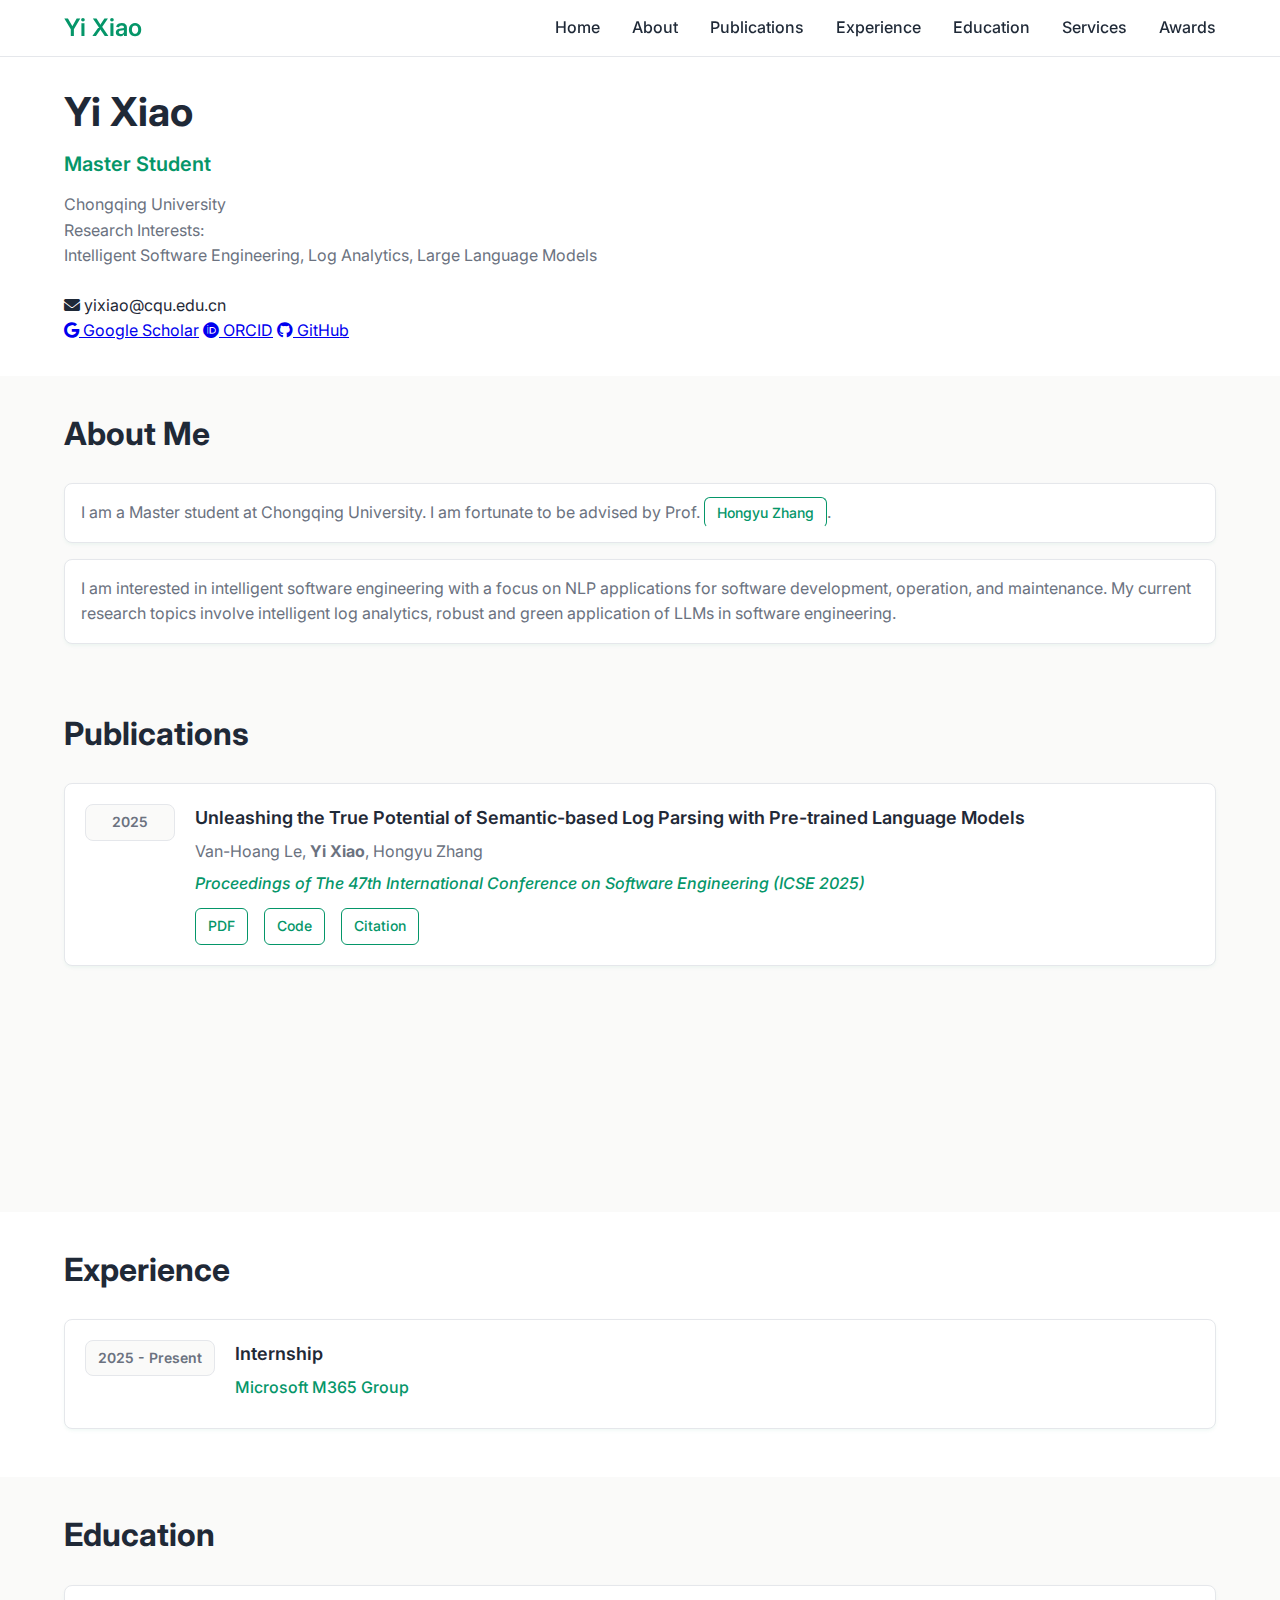
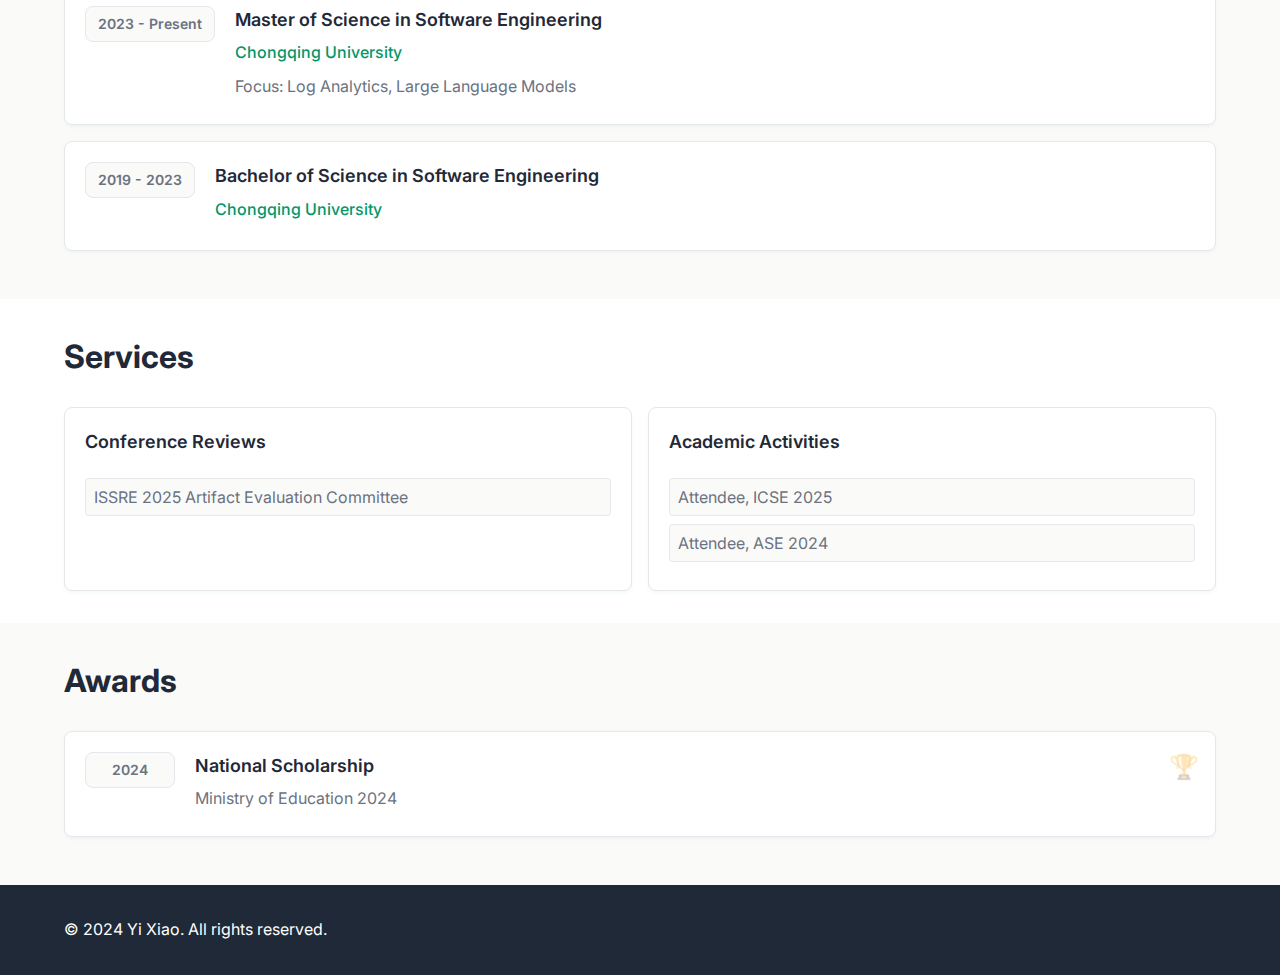
<file: index.html>
<!DOCTYPE html>
<html lang="en">
<head>
    <meta charset="UTF-8">
    <meta name="viewport" content="width=device-width, initial-scale=1.0">
    <title>Yi Xiao - Academic Homepage</title>
    <link rel="stylesheet" href="styles.css">
    <link href="https://cdnjs.cloudflare.com/ajax/libs/font-awesome/6.0.0/css/all.min.css" rel="stylesheet">
    <link href="https://fonts.googleapis.com/css2?family=Inter:wght@300;400;500;600;700&display=swap" rel="stylesheet">
</head>
<body>
    <!-- Navigation -->
    <nav class="navbar">
        <div class="nav-container">
            <div class="nav-logo">
                <h2>Yi Xiao</h2>
            </div>
            <div class="nav-menu" id="nav-menu">
                <a href="#home" class="nav-link">Home</a>
                <a href="#about" class="nav-link">About</a>
                <a href="#publications" class="nav-link">Publications</a>
                <a href="#experience" class="nav-link">Experience</a>
                <a href="#education" class="nav-link">Education</a>
                <a href="#services" class="nav-link">Services</a>
                <a href="#awards" class="nav-link">Awards</a>
            </div>
            <div class="nav-toggle" id="mobile-menu">
                <span class="bar"></span>
                <span class="bar"></span>
                <span class="bar"></span>
            </div>
        </div>
    </nav>

    <!-- Home Section -->
    <section id="home" class="hero">
        <div class="hero-container">
            <div class="hero-content">
                <div class="hero-text">
                    <h1 class="hero-title">Yi Xiao</h1>
                    <h2 class="hero-subtitle">Master Student</h2>
                    <p class="hero-description">
                        Chongqing University<br>
                        Research Interests:<br>
                        Intelligent Software Engineering, Log Analytics, Large Language Models
                    </p>
                    <div class="hero-contact">
                        <p class="contact-line">
                            <i class="fas fa-envelope"></i> yixiao@cqu.edu.cn
                        <!-- </p>
                        <p class="contact-line">
                            <i class="fas fa-map-marker-alt"></i> Chongqing University
                        </p> -->
                        <div class="academic-links">
                            <a href="#" class="academic-link"><i class="fab fa-google"></i> Google Scholar</a>
                            <a href="#" class="academic-link"><i class="fab fa-orcid"></i> ORCID</a>
                            <a href="#" class="academic-link"><i class="fab fa-github"></i> GitHub</a>
                            <!-- <a href="#" class="academic-link"><i class="fab fa-linkedin"></i> LinkedIn</a> -->
                        </div>
                    </div>
                </div>
                <!-- <div class="hero-image">
                    <img src="profile.jpg" alt="Yi Xiao Photo" class="profile-img">
                </div> -->
            </div>
        </div>
    </section>

    <!-- About Me Section -->
    <section id="about" class="about">
        <div class="container">
            <h2 class="section-title">About Me</h2>
            <div class="about-content">
                <div class="about-text">
                    <p>
                        I am a Master student at Chongqing University. I am fortunate to be advised by Prof. <a href="https://sites.google.com/site/hongyujohn/" class="pub-link">Hongyu Zhang</a>.
                    </p>
                    <p>
                        I am interested in intelligent software engineering with a focus on NLP applications for software development,
                        operation, and maintenance. My current research topics involve intelligent log analytics, robust and green
                        application of LLMs in software engineering.
                    </p>
                </div>
            </div>
        </div>
    </section>

    <!-- Publications Section -->
    <section id="publications" class="publications">
        <div class="container">
            <h2 class="section-title">Publications</h2>
            <div class="publications-list">
                <div class="publication-item">
                    <div class="pub-year">2025</div>
                    <div class="pub-content">
                        <h4 class="pub-title">Unleashing the True Potential of Semantic-based Log Parsing with Pre-trained Language Models</h4>
                        <p class="pub-authors">Van-Hoang Le, <strong>Yi Xiao</strong>, Hongyu Zhang</p>
                        <p class="pub-venue">Proceedings of The 47th International Conference on Software Engineering (ICSE 2025)</p>
                        <div class="pub-links">
                            <a href="#" class="pub-link">PDF</a>
                            <a href="#" class="pub-link">Code</a>
                            <a href="#" class="pub-link">Citation</a>
                        </div>
                    </div>
                </div>
                
                <div class="publication-item">
                    <div class="pub-year">2024</div>
                    <div class="pub-content">
                        <h4 class="pub-title">Demonstration-Free: Towards More Practical Log Parsing with Large Language Models</h4>
                        <p class="pub-authors"><strong>Yi Xiao</strong>, Van-Hoang Le, Hongyu Zhang</p>
                        <p class="pub-venue">Proceedings of the 39th IEEE/ACM International Conference on Automated Software Engineering (ASE 2024)</p>
                        <div class="pub-links">
                            <a href="#" class="pub-link">PDF</a>
                            <a href="#" class="pub-link">Data</a>
                            <a href="#" class="pub-link">Citation</a>
                        </div>
                    </div>
                </div>
                
                <!-- <div class="publication-item">
                    <div class="pub-year">2023</div>
                    <div class="pub-content">
                        <h4 class="pub-title">Attention Mechanisms in Deep Neural Networks</h4>
                        <p class="pub-authors"><strong>Yi Xiao</strong>, Collaborator 1</p>
                        <p class="pub-venue">IEEE Transactions on Pattern Analysis and Machine Intelligence</p>
                        <div class="pub-links">
                            <a href="#" class="pub-link">PDF</a>
                            <a href="#" class="pub-link">Code</a>
                            <a href="#" class="pub-link">Citation</a>
                        </div>
                    </div>
                </div> -->
            </div>
            <!-- <div class="view-all">
                <a href="#" class="btn btn-outline">View All Publications</a>
            </div> -->
        </div>
    </section>

    <!-- Experience Section -->
    <section id="experience" class="experience">
        <div class="container">
            <h2 class="section-title">Experience</h2>
            <div class="experience-list">
                <div class="experience-item">
                    <div class="exp-period">2025 - Present</div>
                    <div class="exp-content">
                        <h3>Internship</h3>
                        <h4>Microsoft M365 Group</h4>
                        <!-- <p>Working on computer vision and machine learning projects under Professor XX. Responsibilities include conducting research, implementing algorithms, and publishing papers.</p> -->
                    </div>
                </div>
                
                <!-- <div class="experience-item">
                    <div class="exp-period">Summer 2023</div>
                    <div class="exp-content">
                        <h3>Research Intern</h3>
                        <h4>Tech Company AI Research Division</h4>
                        <p>Developed machine learning models for computer vision applications. Collaborated with senior researchers on cutting-edge AI projects.</p>
                    </div>
                </div>
                
                <div class="experience-item">
                    <div class="exp-period">2022 - 2023</div>
                    <div class="exp-content">
                        <h3>Teaching Assistant</h3>
                        <h4>Department of Computer Science, University of XX</h4>
                        <p>Assisted in teaching undergraduate courses including Machine Learning Fundamentals and Data Structures. Conducted lab sessions and graded assignments.</p>
                    </div>
                </div> -->
            </div>
        </div>
    </section>

    <!-- Education Section -->
    <section id="education" class="education-section">
        <div class="container">
            <h2 class="section-title">Education</h2>
            <div class="education-list">
                <div class="education-item">
                    <div class="edu-period">2023 - Present</div>
                    <div class="edu-content">
                        <h3>Master of Science in Software Engineering</h3>
                        <h4>Chongqing University</h4>
                        <p>Focus: Log Analytics, Large Language Models</p>
                        <!-- <p>GPA: 3.9/4.0</p> -->
                    </div>
                </div>
                
                <div class="education-item">
                    <div class="edu-period">2019 - 2023</div>
                    <div class="edu-content">
                        <h3>Bachelor of Science in Software Engineering</h3>
                        <h4>Chongqing University</h4>
                        <!-- <p>Magna Cum Laude, Phi Beta Kappa</p> -->
                        <!-- <p>GPA: 3.8/4.0</p> -->
                    </div>
                </div>
            </div>
        </div>
    </section>

    <!-- Services Section -->
    <section id="services" class="services">
        <div class="container">
            <h2 class="section-title">Services</h2>
            <div class="services-content">
                <div class="service-category">
                    <h3>Conference Reviews</h3>
                    <ul>
                        <li>ISSRE 2025 Artifact Evaluation Committee</li>
                        <!-- <li>Conference on Neural Information Processing Systems (NeurIPS) 2024</li>
                        <li>International Conference on Learning Representations (ICLR) 2024</li> -->
                    </ul>
                </div>
                
                <!-- <div class="service-category">
                    <h3>Journal Reviews</h3>
                    <ul>
                        <li>IEEE Transactions on Pattern Analysis and Machine Intelligence</li>
                        <li>Journal of Machine Learning Research</li>
                        <li>Computer Vision and Image Understanding</li>
                    </ul>
                </div> -->
                
                <div class="service-category">
                    <h3>Academic Activities</h3>
                    <ul>
                        <li>Attendee, ICSE 2025</li>
                        <li>Attendee, ASE 2024</li>
                        <!-- <li>Member, Computer Science Graduate Student Association</li> -->
                    </ul>
                </div>
            </div>
        </div>
    </section>

    <!-- Awards Section -->
    <section id="awards" class="awards">
        <div class="container">
            <h2 class="section-title">Awards</h2>
            <div class="awards-list">
                <div class="award-item">
                    <div class="award-year">2024</div>
                    <div class="award-content">
                        <h3>National Scholarship</h3>
                        <p>Ministry of Education 2024</p>
                    </div>
                </div>
                
                <!-- <div class="award-item">
                    <div class="award-year">2023</div>
                    <div class="award-content">
                        <h3>Best Paper Award</h3>
                        <p>International Conference on Machine Learning (ICML 2023)</p>
                    </div>
                </div>
                
                <div class="award-item">
                    <div class="award-year">2022</div>
                    <div class="award-content">
                        <h3>Graduate Fellowship</h3>
                        <p>University of XX Graduate School</p>
                    </div>
                </div>
                
                <div class="award-item">
                    <div class="award-year">2022</div>
                    <div class="award-content">
                        <h3>Magna Cum Laude</h3>
                        <p>University of YY, Bachelor's Degree</p>
                    </div>
                </div> -->
            </div>
        </div>
    </section>

    <!-- Footer -->
    <footer class="footer">
        <div class="container">
            <p>&copy; 2024 Yi Xiao. All rights reserved.</p>
        </div>
    </footer>

    <script src="script.js"></script>
</body>
</html>
</file>
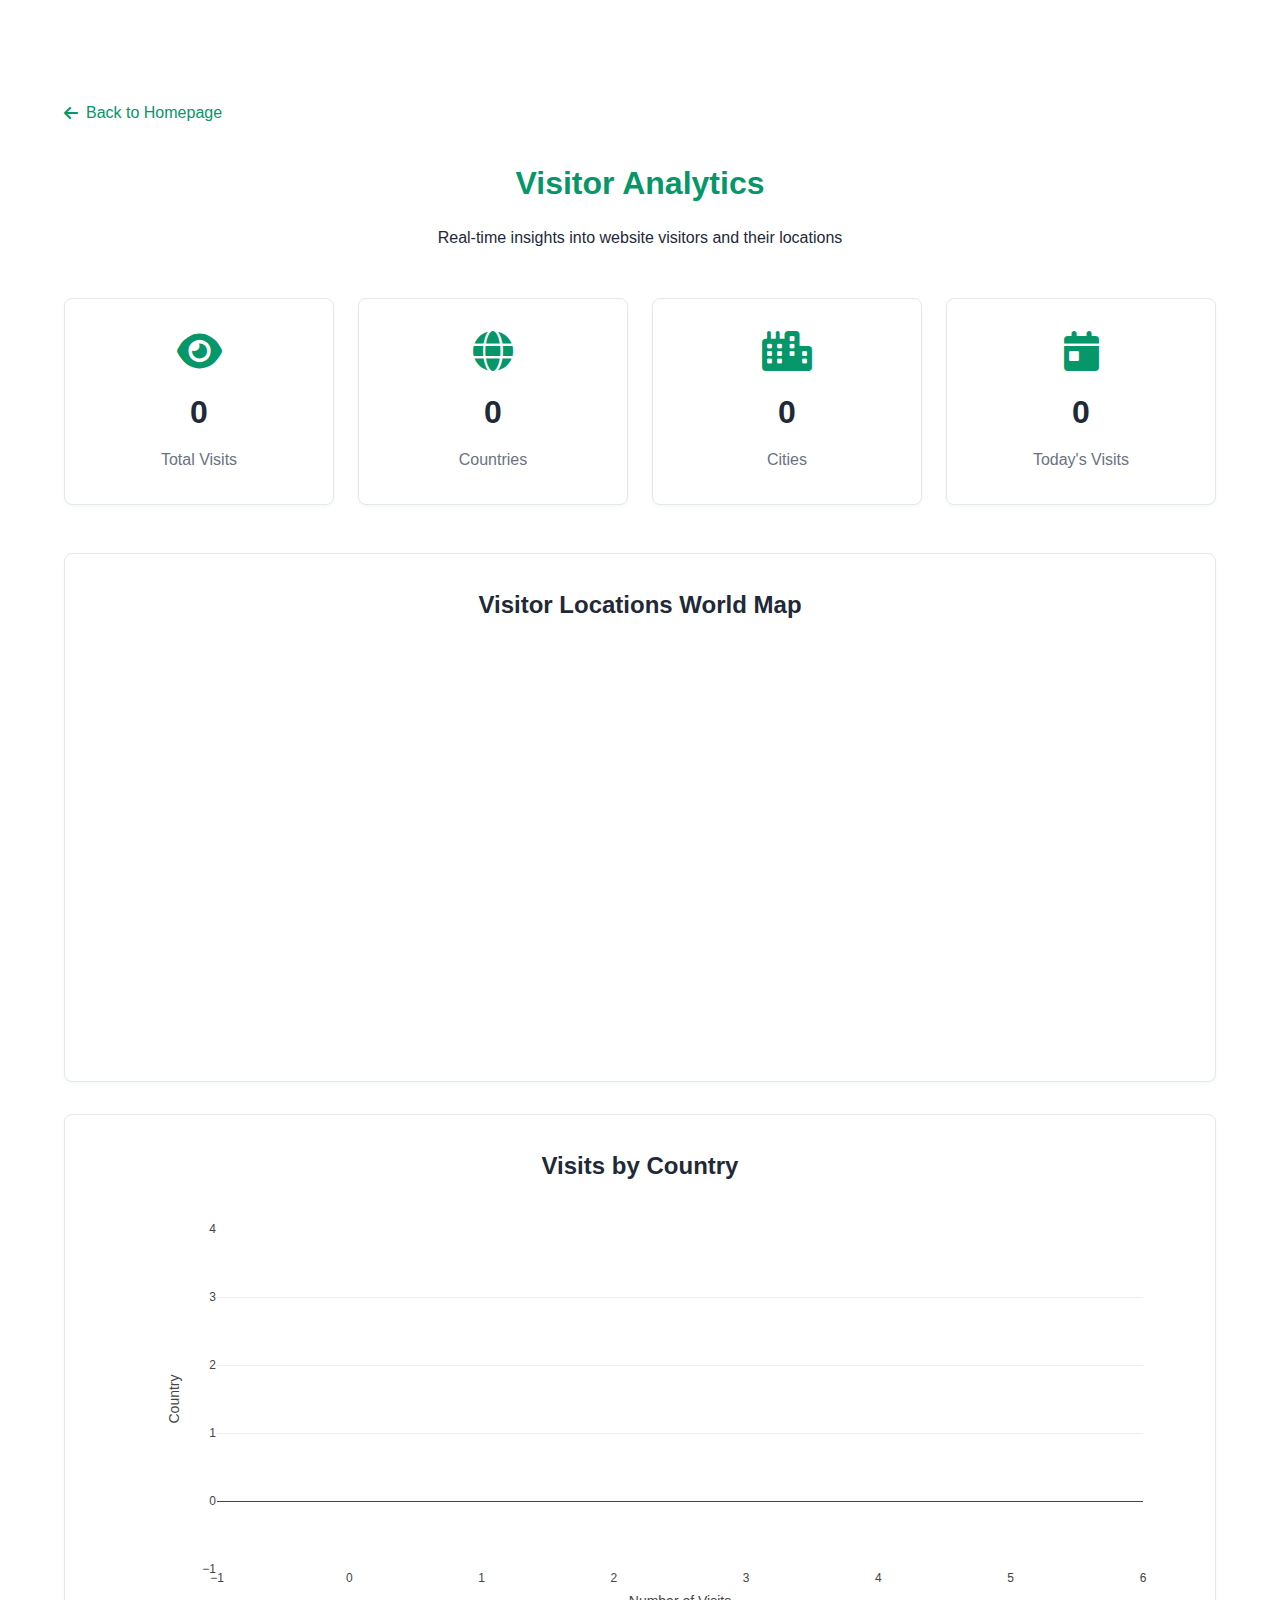
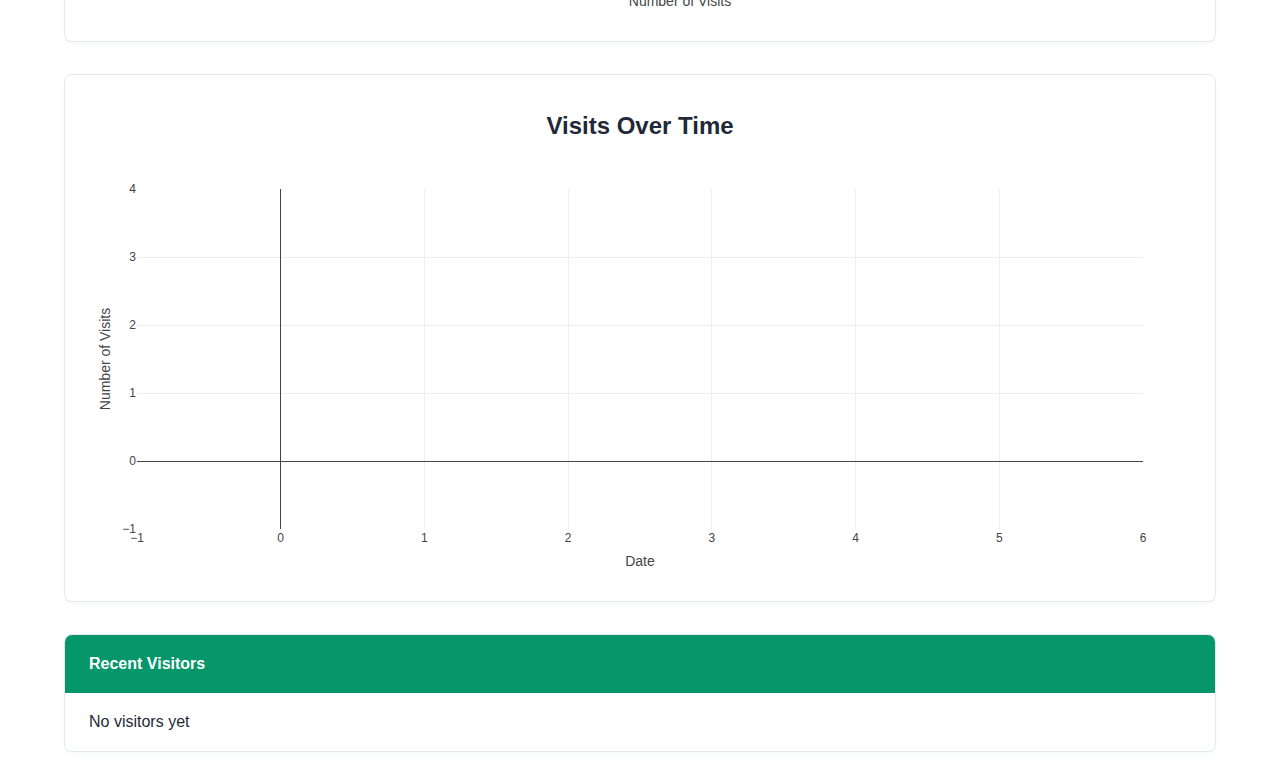
<file: analytics.html>
<!DOCTYPE html>
<html lang="en">
<head>
    <meta charset="UTF-8">
    <meta name="viewport" content="width=device-width, initial-scale=1.0">
    <title>Visitor Analytics - Yi Xiao</title>
    <link rel="stylesheet" href="styles.css">
    <link href="https://cdnjs.cloudflare.com/ajax/libs/font-awesome/6.0.0/css/all.min.css" rel="stylesheet">
    <script src="https://cdn.plot.ly/plotly-latest.min.js"></script>
    <style>
        .analytics-container {
            max-width: 1200px;
            margin: 100px auto 2rem;
            padding: 0 1.5rem;
        }
        
        .analytics-header {
            text-align: center;
            margin-bottom: 3rem;
        }
        
        .analytics-header h1 {
            color: var(--primary-color);
            margin-bottom: 1rem;
        }
        
        .stats-grid {
            display: grid;
            grid-template-columns: repeat(auto-fit, minmax(250px, 1fr));
            gap: 1.5rem;
            margin-bottom: 3rem;
        }
        
        .stat-card {
            background: white;
            padding: 2rem;
            border-radius: var(--border-radius);
            box-shadow: var(--shadow);
            text-align: center;
            border: 1px solid var(--border-color);
        }
        
        .stat-card i {
            font-size: 2.5rem;
            color: var(--primary-color);
            margin-bottom: 1rem;
        }
        
        .stat-number {
            font-size: 2rem;
            font-weight: 700;
            color: var(--text-primary);
            margin-bottom: 0.5rem;
        }
        
        .stat-label {
            color: var(--text-secondary);
            font-size: 1rem;
        }
        
        .chart-container {
            background: white;
            padding: 2rem;
            border-radius: var(--border-radius);
            box-shadow: var(--shadow);
            margin-bottom: 2rem;
            border: 1px solid var(--border-color);
        }
        
        .chart-title {
            font-size: 1.5rem;
            color: var(--text-primary);
            margin-bottom: 1.5rem;
            text-align: center;
        }
        
        .visitor-list {
            background: white;
            border-radius: var(--border-radius);
            box-shadow: var(--shadow);
            border: 1px solid var(--border-color);
            overflow: hidden;
        }
        
        .visitor-list-header {
            background: var(--primary-color);
            color: white;
            padding: 1rem 1.5rem;
            font-weight: 600;
        }
        
        .visitor-item {
            padding: 1rem 1.5rem;
            border-bottom: 1px solid var(--border-color);
            display: flex;
            justify-content: space-between;
            align-items: center;
        }
        
        .visitor-item:last-child {
            border-bottom: none;
        }
        
        .visitor-info {
            display: flex;
            align-items: center;
            gap: 1rem;
        }
        
        .country-flag {
            width: 24px;
            height: 16px;
            border-radius: 2px;
        }
        
        .back-link {
            display: inline-flex;
            align-items: center;
            gap: 0.5rem;
            color: var(--primary-color);
            text-decoration: none;
            margin-bottom: 2rem;
            font-weight: 500;
        }
        
        .back-link:hover {
            color: var(--secondary-color);
        }
    </style>
</head>
<body>
    <div class="analytics-container">
        <a href="index.html" class="back-link">
            <i class="fas fa-arrow-left"></i>
            Back to Homepage
        </a>
        
        <div class="analytics-header">
            <h1>Visitor Analytics</h1>
            <p>Real-time insights into website visitors and their locations</p>
        </div>
        
        <div class="stats-grid">
            <div class="stat-card">
                <i class="fas fa-eye"></i>
                <div class="stat-number" id="total-visits">0</div>
                <div class="stat-label">Total Visits</div>
            </div>
            <div class="stat-card">
                <i class="fas fa-globe"></i>
                <div class="stat-number" id="unique-countries">0</div>
                <div class="stat-label">Countries</div>
            </div>
            <div class="stat-card">
                <i class="fas fa-city"></i>
                <div class="stat-number" id="unique-cities">0</div>
                <div class="stat-label">Cities</div>
            </div>
            <div class="stat-card">
                <i class="fas fa-calendar-day"></i>
                <div class="stat-number" id="today-visits">0</div>
                <div class="stat-label">Today's Visits</div>
            </div>
        </div>
        
        <div class="chart-container">
            <h3 class="chart-title">Visitor Locations World Map</h3>
            <div id="world-map"></div>
        </div>
        
        <div class="chart-container">
            <h3 class="chart-title">Visits by Country</h3>
            <div id="country-chart"></div>
        </div>
        
        <div class="chart-container">
            <h3 class="chart-title">Visits Over Time</h3>
            <div id="timeline-chart"></div>
        </div>
        
        <div class="visitor-list">
            <div class="visitor-list-header">
                Recent Visitors
            </div>
            <div id="visitor-list-content">
                <!-- Visitor list will be populated here -->
            </div>
        </div>
    </div>
    
    <script src="analytics.js"></script>
</body>
</html>
</file>
<file: styles.css>
/* Global style reset */
* {
    margin: 0;
    padding: 0;
    box-sizing: border-box;
}

/* Root element variables - Green theme */
:root {
    --primary-color: #059669;
    --secondary-color: #047857;
    --accent-color: #10b981;
    --light-green: #d1fae5;
    --extra-light-green: #f0fdf4;
    --text-primary: #1f2937;
    --text-secondary: #6b7280;
    --text-muted: #9ca3af;
    --background-light: #fafaf9;
    --background-white: #ffffff;
    --border-color: #e5e7eb;
    --shadow: 0 2px 4px -1px rgba(5, 150, 105, 0.08);
    --shadow-lg: 0 6px 12px -2px rgba(5, 150, 105, 0.12);
    --shadow-hover: 0 4px 12px -3px rgba(5, 150, 105, 0.15);
    --border-radius: 0.5rem;
    --transition: all 0.2s ease;
    --gradient-primary: linear-gradient(135deg, var(--primary-color), var(--secondary-color));
    --gradient-light: linear-gradient(135deg, var(--extra-light-green), var(--light-green));
}

/* Base styles */
body {
    font-family: 'Roboto', 'Inter', -apple-system, BlinkMacSystemFont, 'Segoe UI', 'Helvetica Neue', Arial, sans-serif;
    line-height: 1.6;
    color: var(--text-primary);
    background-color: var(--background-white);
}

.container {
    max-width: 1200px;
    margin: 0 auto;
    padding: 0 1.5rem;
}

/* Navigation bar styles */
.navbar {
    position: fixed;
    top: 0;
    width: 100%;
    background: rgba(255, 255, 255, 0.95);
    backdrop-filter: blur(10px);
    border-bottom: 1px solid var(--border-color);
    z-index: 1000;
    transition: var(--transition);
}

.nav-container {
    max-width: 1200px;
    margin: 0 auto;
    padding: 0 1.5rem;
    display: flex;
    justify-content: space-between;
    align-items: center;
    height: 3.5rem;
}

.nav-logo h2 {
    color: var(--primary-color);
    font-weight: 600;
}

.nav-menu {
    display: flex;
    gap: 2rem;
}

.nav-link {
    text-decoration: none;
    color: var(--text-primary);
    font-weight: 500;
    transition: var(--transition);
    position: relative;
}

.nav-link:hover {
    color: var(--primary-color);
}

.nav-link::after {
    content: '';
    position: absolute;
    bottom: -0.5rem;
    left: 0;
    width: 0;
    height: 2px;
    background-color: var(--primary-color);
    transition: var(--transition);
}

.nav-link:hover::after {
    width: 100%;
}

.nav-toggle {
    display: none;
    flex-direction: column;
    cursor: pointer;
}

.bar {
    width: 25px;
    height: 3px;
    background-color: var(--text-primary);
    margin: 3px 0;
    transition: var(--transition);
}

/* Home section styles */
.hero {
    margin-top: 3.5rem;
    padding: 2rem 0;
    background: var(--background-white);
    position: relative;
}

.hero-container {
    max-width: 1200px;
    margin: 0 auto;
    padding: 0 1.5rem;
    position: relative;
    z-index: 1;
}

.hero-content {
    display: grid;
    grid-template-columns: 1fr 1fr;
    gap: 2rem;
    align-items: center;
}

.hero-title {
    font-size: 2.5rem;
    font-weight: 700;
    margin-bottom: 0.75rem;
    color: var(--text-primary);
    line-height: 1.2;
}

.hero-subtitle {
    font-size: 1.25rem;
    color: var(--primary-color);
    margin-bottom: 0.75rem;
    font-weight: 600;
}

.hero-description {
    font-size: 1rem;
    color: var(--text-secondary);
    margin-bottom: 1.5rem;
    line-height: 1.6;
}

.hero-buttons {
    display: flex;
    gap: 1rem;
}

.btn {
    padding: 0.75rem 1.5rem;
    border-radius: var(--border-radius);
    text-decoration: none;
    font-weight: 500;
    transition: var(--transition);
    border: 2px solid transparent;
    display: inline-flex;
    align-items: center;
    gap: 0.5rem;
}

.btn-primary {
    background-color: var(--primary-color);
    color: white;
}

.btn-primary:hover {
    background-color: var(--secondary-color);
    box-shadow: var(--shadow-lg);
}

.btn-secondary {
    background-color: transparent;
    color: var(--primary-color);
    border-color: var(--primary-color);
}

.btn-secondary:hover {
    background-color: var(--primary-color);
    color: white;
    box-shadow: var(--shadow-lg);
}

.btn-outline {
    background-color: transparent;
    color: var(--primary-color);
    border: 2px solid var(--primary-color);
}

.btn-outline:hover {
    background-color: var(--primary-color);
    color: white;
}

.hero-image {
    display: flex;
    justify-content: center;
    align-items: center;
}

.profile-img {
    width: 300px;
    height: 300px;
    border-radius: 50%;
    object-fit: cover;
    border: 4px solid var(--primary-color);
    box-shadow: var(--shadow-lg);
    transition: var(--transition);
}

.profile-img:hover {
    transform: scale(1.02);
}

/* Hero contact styles */
.hero-contact {
    margin-top: 1.5rem;
    text-align: left;
}

.contact-info {
    display: flex;
    align-items: center;
    flex-wrap: wrap;
    gap: 0.5rem;
    font-size: 0.9rem;
}

.contact-separator {
    color: var(--text-muted);
    font-weight: 300;
}

.contact-link {
    color: var(--text-secondary);
    text-decoration: none;
    display: flex;
    align-items: center;
    gap: 0.3rem;
    transition: var(--transition);
}

.contact-link:hover {
    color: var(--primary-color);
}

.contact-link i {
    color: var(--primary-color);
    font-size: 0.9rem;
}

/* Simple link styles */
.simple-link {
    color: var(--primary-color);
    text-decoration: none;
    border-bottom: 1px solid var(--primary-color);
    transition: var(--transition);
}

.simple-link:hover {
    color: var(--secondary-color);
    border-bottom-color: var(--secondary-color);
}

/* General section styles */
section {
    padding: 2rem 0;
}

.section-title {
    font-size: 2rem;
    font-weight: 700;
    text-align: left;
    margin-bottom: 1.5rem;
    color: var(--text-primary);
}

/* Unified item styles */
.item {
    display: flex;
    gap: 1.25rem;
    margin-bottom: 1rem;
    padding: 1.25rem;
    background: var(--background-white);
    border-radius: var(--border-radius);
    box-shadow: var(--shadow);
    transition: var(--transition);
    border: 1px solid var(--border-color);
}

.item:hover {
    box-shadow: var(--shadow-hover);
    border-color: var(--border-color);
}

.item-period {
    font-size: 0.875rem;
    font-weight: 600;
    color: var(--text-secondary);
    min-width: 90px;
    flex-shrink: 0;
    padding: 0.375rem 0.75rem;
    background: var(--background-light);
    border-radius: var(--border-radius);
    text-align: center;
    height: fit-content;
    border: 1px solid var(--border-color);
}

.item-content {
    flex: 1;
}

.item-content h3 {
    font-size: 1.125rem;
    font-weight: 600;
    margin-bottom: 0.375rem;
    color: var(--text-primary);
}

.item-content h4 {
    font-size: 1rem;
    color: var(--primary-color);
    margin-bottom: 0.5rem;
    font-weight: 500;
}

.item-content p {
    color: var(--text-secondary);
    line-height: 1.5;
    margin-bottom: 0.375rem;
}

/* 关于我部分样式 */
.about {
    background-color: var(--background-light);
}

.about-content {
    max-width: none;
}

.about-text p {
    margin-bottom: 1rem;
    font-size: 1rem;
    color: var(--text-secondary);
    line-height: 1.6;
    padding: 1rem;
    background: var(--background-white);
    border-radius: var(--border-radius);
    box-shadow: var(--shadow);
    border: 1px solid var(--border-color);
    transition: var(--transition);
}

.about-text p:hover {
    box-shadow: var(--shadow-hover);
}

.about-text p:last-child {
    margin-bottom: 0;
}

.about-text a {
    color: var(--primary-color);
    text-decoration: none;
    font-weight: 500;
    border-bottom: 1px solid transparent;
    transition: var(--transition);
}

.about-text a:hover {
    border-bottom-color: var(--primary-color);
}

.education {
    margin-top: 2rem;
}

.education h3 {
    font-size: 1.5rem;
    font-weight: 600;
    margin-bottom: 1.5rem;
    color: var(--text-primary);
}

.education-item {
    margin-bottom: 1.5rem;
    padding: 1rem;
    background: var(--background-white);
    border-radius: var(--border-radius);
    box-shadow: var(--shadow);
}

.edu-degree {
    font-weight: 600;
    color: var(--primary-color);
    margin-bottom: 0.5rem;
}

.edu-institution {
    color: var(--text-primary);
    margin-bottom: 0.25rem;
}

.edu-year {
    color: var(--text-secondary);
    font-size: 0.9rem;
}

.about-stats {
    display: grid;
    grid-template-columns: 1fr;
    gap: 1.5rem;
}

.stat-item {
    text-align: left;
    padding: 1.5rem;
    background: var(--background-white);
    border-radius: var(--border-radius);
    box-shadow: var(--shadow);
    transition: var(--transition);
}

.stat-item:hover {
    box-shadow: var(--shadow-lg);
}

.stat-number {
    font-size: 2rem;
    font-weight: 700;
    color: var(--primary-color);
    margin-bottom: 0.5rem;
}

.stat-label {
    color: var(--text-secondary);
    font-weight: 500;
}

/* 研究领域部分样式 */
.research-grid {
    display: grid;
    grid-template-columns: repeat(auto-fit, minmax(250px, 1fr));
    gap: 2rem;
}

.research-item {
    text-align: left;
    padding: 2rem;
    background: var(--background-white);
    border-radius: var(--border-radius);
    box-shadow: var(--shadow);
    transition: var(--transition);
}

.research-item:hover {
    box-shadow: var(--shadow-lg);
}

.research-icon {
    font-size: 3rem;
    color: var(--primary-color);
    margin-bottom: 1rem;
    text-align: left;
}

.research-item h3 {
    font-size: 1.5rem;
    font-weight: 600;
    margin-bottom: 1rem;
    color: var(--text-primary);
}

.research-item p {
    color: var(--text-secondary);
    line-height: 1.6;
}

/* 发表论文部分样式 */
.publications {
    background-color: var(--background-light);
}

.publications-list {
    max-width: none;
}

.publication-item {
    display: flex;
    gap: 1.25rem;
    margin-bottom: 1rem;
    padding: 1.25rem;
    background: var(--background-white);
    border-radius: var(--border-radius);
    box-shadow: var(--shadow);
    transition: var(--transition);
    border: 1px solid var(--border-color);
}

.publication-item:hover {
    box-shadow: var(--shadow-hover);
    border-color: var(--border-color);
}

.pub-year {
    font-size: 0.875rem;
    font-weight: 600;
    color: var(--text-secondary);
    min-width: 90px;
    flex-shrink: 0;
    padding: 0.375rem 0.75rem;
    background: var(--background-light);
    border-radius: var(--border-radius);
    text-align: center;
    height: fit-content;
    border: 1px solid var(--border-color);
}

.pub-content {
    flex: 1;
}

.pub-title {
    font-size: 1.125rem;
    font-weight: 600;
    margin-bottom: 0.375rem;
    color: var(--text-primary);
    transition: var(--transition);
}

.pub-authors {
    color: var(--text-secondary);
    margin-bottom: 0.375rem;
}

.pub-venue {
    color: var(--primary-color);
    font-weight: 500;
    margin-bottom: 0.75rem;
    font-style: italic;
}

.pub-links {
    display: flex;
    gap: 1rem;
    flex-wrap: wrap;
}

.pub-link {
    color: var(--primary-color);
    text-decoration: none;
    font-weight: 500;
    transition: var(--transition);
    padding: 0.375rem 0.75rem;
    border: 1px solid var(--primary-color);
    border-radius: 0.375rem;
    font-size: 0.875rem;
    background: transparent;
    cursor: pointer;
    font-family: inherit;
}

.pub-link:hover {
    background: var(--primary-color);
    color: white;
    box-shadow: var(--shadow);
}

/* Ensure button elements in pub-links have correct cursor */
button.pub-link {
    cursor: pointer !important;
}

button.cite-btn {
    cursor: pointer !important;
}

/* Citation block styles */
.citation-block {
    display: none;
    margin-top: 1rem;
    padding: 1rem;
    background: var(--extra-light-green);
    border: 1px solid var(--light-green);
    border-radius: var(--border-radius);
    border-left: 4px solid var(--primary-color);
}

.citation-header {
    display: flex;
    justify-content: space-between;
    align-items: center;
    margin-bottom: 0.75rem;
    font-weight: 600;
    color: var(--text-primary);
    font-size: 0.9rem;
}

.copy-btn {
    background: none;
    border: none;
    color: var(--text-secondary);
    cursor: pointer;
    padding: 0.25rem 0.5rem;
    border-radius: 0.25rem;
    transition: var(--transition);
    font-size: 0.875rem;
}

.copy-btn:hover {
    background: var(--light-green);
    color: var(--primary-color);
}

.citation-code {
    background: var(--background-white);
    border: 1px solid var(--border-color);
    border-radius: 0.375rem;
    padding: 1rem;
    font-family: 'Monaco', 'Menlo', 'Ubuntu Mono', 'Consolas', 'source-code-pro', monospace;
    font-size: 0.8rem;
    line-height: 1.4;
    color: var(--text-primary);
    overflow-x: auto;
    margin: 0;
    white-space: pre-wrap;
    word-break: break-all;
}

.view-all {
    text-align: left;
    margin-top: 3rem;
}

/* 教学部分样式 */
.teaching-grid {
    display: grid;
    grid-template-columns: repeat(auto-fit, minmax(300px, 1fr));
    gap: 2rem;
}

.course-item {
    padding: 2rem;
    background: var(--background-white);
    border-radius: var(--border-radius);
    box-shadow: var(--shadow);
    transition: var(--transition);
    text-align: left;
}

.course-item:hover {
    box-shadow: var(--shadow-lg);
}

.course-item h3 {
    font-size: 1.5rem;
    font-weight: 600;
    margin-bottom: 0.5rem;
    color: var(--text-primary);
}

.course-level {
    color: var(--primary-color);
    font-weight: 500;
    margin-bottom: 1rem;
}

.course-item p {
    color: var(--text-secondary);
    line-height: 1.6;
}

/* 联系方式部分样式 */
.contact {
    background-color: var(--background-white);
}

.contact-content {
    display: grid;
    grid-template-columns: 1fr 1fr;
    gap: 4rem;
    max-width: none;
}

.contact-item {
    display: flex;
    gap: 1rem;
    margin-bottom: 1.5rem;
    align-items: flex-start;
}

.contact-item i {
    font-size: 1.5rem;
    color: var(--primary-color);
    margin-top: 0.25rem;
    min-width: 24px;
}

.contact-item h4 {
    font-weight: 600;
    margin-bottom: 0.5rem;
    color: var(--text-primary);
}

.contact-item p {
    color: var(--text-secondary);
    line-height: 1.6;
}

.social-links h4 {
    font-size: 1.2rem;
    font-weight: 600;
    margin-bottom: 1rem;
    color: var(--text-primary);
}

.social-icons {
    display: flex;
    flex-direction: column;
    gap: 1rem;
}

.social-link {
    display: flex;
    align-items: center;
    gap: 0.75rem;
    color: var(--text-secondary);
    text-decoration: none;
    font-weight: 500;
    transition: var(--transition);
    padding: 0.5rem;
    border-radius: var(--border-radius);
}

.social-link:hover {
    color: var(--primary-color);
    background-color: var(--background-light);
}

.social-link i {
    font-size: 1.2rem;
    width: 20px;
    text-align: center;
}

/* 页脚样式 */
.footer {
    background-color: var(--text-primary);
    color: white;
    text-align: left;
    padding: 2rem 0;
}

.footer-content {
    display: flex;
    flex-direction: column;
    align-items: center;
    gap: 1.5rem;
}

.visitor-stats {
    display: flex;
    gap: 2rem;
    align-items: center;
}

.stat-item {
    display: flex;
    flex-direction: column;
    align-items: center;
    gap: 0.25rem;
    padding: 0.75rem 1rem;
    background: rgba(255, 255, 255, 0.1);
    border-radius: var(--border-radius);
    min-width: 120px;
}

.stat-item i {
    font-size: 1.25rem;
    color: var(--accent-color);
}

.stat-item span:nth-child(2) {
    font-weight: 600;
    font-size: 1.25rem;
    color: white;
}

.stat-item span:nth-child(3) {
    font-size: 0.875rem;
    color: #d1d5db;
}

@media (max-width: 768px) {
    .visitor-stats {
        gap: 1rem;
    }
    
    .stat-item {
        min-width: 100px;
        padding: 0.5rem 0.75rem;
    }
    
    .stat-item span:nth-child(2) {
        font-size: 1.1rem;
    }
}

/* Experience Section Styles */
.experience {
    background-color: var(--background-white);
}

.experience-list {
    max-width: none;
}

.experience-item {
    display: flex;
    gap: 1.25rem;
    margin-bottom: 1rem;
    padding: 1.25rem;
    border-radius: var(--border-radius);
    box-shadow: var(--shadow);
    transition: var(--transition);
    border: 1px solid var(--border-color);
    background: var(--background-white);
}

.experience-item:hover {
    box-shadow: var(--shadow-hover);
    border-color: var(--border-color);
    background: var(--background-white);
}

.exp-period {
    font-size: 0.875rem;
    font-weight: 600;
    color: var(--text-secondary);
    min-width: 90px;
    flex-shrink: 0;
    padding: 0.375rem 0.75rem;
    background: var(--background-light);
    border-radius: var(--border-radius);
    text-align: center;
    height: fit-content;
    border: 1px solid var(--border-color);
}

.experience-item:hover .exp-period {
    background: var(--background-light);
}

.exp-content {
    flex: 1;
}

.exp-content h3 {
    font-size: 1.125rem;
    font-weight: 600;
    margin-bottom: 0.375rem;
    color: var(--text-primary);
}

.exp-content h4 {
    font-size: 1rem;
    color: var(--primary-color);
    margin-bottom: 0.5rem;
    font-weight: 500;
}

.exp-content p {
    color: var(--text-secondary);
    line-height: 1.5;
    margin-bottom: 0.375rem;
}

/* Education Section Styles */
.education-section {
    background-color: var(--background-light);
}

.education-list {
    max-width: none;
}

.education-section .education-item {
    display: flex;
    gap: 1.25rem;
    margin-bottom: 1rem;
    padding: 1.25rem;
    background: var(--background-white);
    border-radius: var(--border-radius);
    box-shadow: var(--shadow);
    transition: var(--transition);
    border: 1px solid var(--border-color);
}

.education-section .education-item:hover {
    box-shadow: var(--shadow-hover);
    border-color: var(--border-color);
}

.edu-period {
    font-size: 0.875rem;
    font-weight: 600;
    color: var(--text-secondary);
    min-width: 90px;
    flex-shrink: 0;
    padding: 0.375rem 0.75rem;
    background: var(--background-light);
    border-radius: var(--border-radius);
    text-align: center;
    height: fit-content;
    border: 1px solid var(--border-color);
}

.edu-content {
    flex: 1;
}

.edu-content h3 {
    font-size: 1.125rem;
    font-weight: 600;
    margin-bottom: 0.375rem;
    color: var(--text-primary);
}

.edu-content h4 {
    font-size: 1rem;
    color: var(--primary-color);
    margin-bottom: 0.5rem;
    font-weight: 500;
}

.edu-content p {
    color: var(--text-secondary);
    line-height: 1.5;
    margin-bottom: 0.375rem;
}

/* Services Section Styles */
.services {
    background-color: var(--background-white);
}

.services-content {
    display: grid;
    grid-template-columns: repeat(auto-fit, minmax(250px, 1fr));
    gap: 1rem;
}

.service-category {
    padding: 1.25rem;
    background: var(--background-white);
    border-radius: var(--border-radius);
    box-shadow: var(--shadow);
    transition: var(--transition);
    border: 1px solid var(--border-color);
}

.service-category:hover {
    box-shadow: var(--shadow-hover);
    background: var(--background-white);
    border-color: var(--border-color);
}

.service-category h3 {
    font-size: 1.125rem;
    font-weight: 600;
    margin-bottom: 1rem;
    color: var(--text-primary);
    padding-bottom: 0.375rem;
}

.service-category ul {
    list-style: none;
    padding: 0;
}

.service-category li {
    color: var(--text-secondary);
    line-height: 1.5;
    margin-bottom: 0.5rem;
    padding: 0.375rem 0.5rem;
    background: var(--background-light);
    border-radius: 0.25rem;
    border: 1px solid var(--border-color);
    transition: var(--transition);
}

.service-category li:hover {
    background: var(--background-light);
}

/* Awards Section Styles */
.awards {
    background-color: var(--background-light);
}

.awards-list {
    max-width: none;
}

.award-item {
    display: flex;
    gap: 1.25rem;
    margin-bottom: 1rem;
    padding: 1.25rem;
    background: var(--background-white);
    border-radius: var(--border-radius);
    box-shadow: var(--shadow);
    transition: var(--transition);
    border: 1px solid var(--border-color);
    position: relative;
}

.award-item::after {
    content: '🏆';
    position: absolute;
    top: 1rem;
    right: 1rem;
    font-size: 1.5rem;
    opacity: 0.3;
    transition: var(--transition);
}

.award-item:hover {
    box-shadow: var(--shadow-hover);
    border-color: var(--border-color);
}

.award-item:hover::after {
    opacity: 1;
}

.award-year {
    font-size: 0.875rem;
    font-weight: 600;
    color: var(--text-secondary);
    min-width: 90px;
    flex-shrink: 0;
    padding: 0.375rem 0.75rem;
    background: var(--background-light);
    border-radius: var(--border-radius);
    text-align: center;
    height: fit-content;
    border: 1px solid var(--border-color);
}

.award-content {
    flex: 1;
}

.award-content h3 {
    font-size: 1.125rem;
    font-weight: 600;
    margin-bottom: 0.375rem;
    color: var(--text-primary);
}

.award-content p {
    color: var(--text-secondary);
    line-height: 1.5;
    margin-bottom: 0.375rem;
}

/* 响应式设计 */
@media (max-width: 768px) {
    .nav-menu {
        position: fixed;
        left: -100%;
        top: 4rem;
        flex-direction: column;
        background-color: white;
        width: 100%;
        text-align: center;
        transition: var(--transition);
        box-shadow: var(--shadow);
        padding: 1.5rem 0;
    }

    .nav-menu.active {
        left: 0;
    }

    .nav-toggle {
        display: flex;
    }

    .nav-toggle.active .bar:nth-child(2) {
        opacity: 0;
    }

    .nav-toggle.active .bar:nth-child(1) {
        transform: translateY(8px) rotate(45deg);
    }

    .nav-toggle.active .bar:nth-child(3) {
        transform: translateY(-8px) rotate(-45deg);
    }

    .hero {
        padding: 1.5rem 0;
    }

    .hero-content {
        grid-template-columns: 1fr;
        text-align: left;
        gap: 1.25rem;
    }

    .hero-title {
        font-size: 1.75rem;
    }

    .hero-subtitle {
        font-size: 1.125rem;
    }

    .about-content {
        max-width: none;
    }

    .about-stats {
        grid-template-columns: repeat(2, 1fr);
    }

    .research-grid {
        grid-template-columns: 1fr;
    }

    .teaching-grid {
        grid-template-columns: 1fr;
    }

    .contact-content {
        grid-template-columns: 1fr;
        gap: 1.5rem;
    }

    .hero-buttons {
        flex-direction: column;
        align-items: flex-start;
    }

    .btn {
        width: 200px;
        justify-content: center;
    }

    .publication-item,
    .experience-item,
    .education-section .education-item,
    .award-item {
        flex-direction: column;
        gap: 0.75rem;
        padding: 1rem;
    }

    .pub-year,
    .exp-period,
    .edu-period,
    .award-year {
        min-width: auto;
        text-align: left;
        width: fit-content;
    }

    .container {
        padding: 0 1rem;
    }

    section {
        padding: 1.5rem 0;
    }

    .section-title {
        font-size: 1.75rem;
        margin-bottom: 1.25rem;
    }

    .services-content {
        grid-template-columns: 1fr;
        gap: 1rem;
    }

    .contact-info {
        flex-direction: column;
        align-items: flex-start;
        gap: 0.5rem;
    }

    .contact-separator {
        display: none;
    }

    .contact-link {
        font-size: 0.85rem;
        justify-content: flex-start;
        width: 100%;
    }

    .citation-block {
        margin-top: 0.75rem;
        padding: 0.75rem;
    }

    .citation-code {
        font-size: 0.75rem;
        padding: 0.75rem;
    }

    .citation-header {
        font-size: 0.85rem;
        margin-bottom: 0.5rem;
    }
}

@media (max-width: 480px) {
    .hero {
        padding: 1.5rem 0;
    }

    .hero-title {
        font-size: 1.75rem;
    }

    .hero-subtitle {
        font-size: 1.125rem;
    }

    .hero-description {
        font-size: 1rem;
    }

    .about-stats {
        grid-template-columns: 1fr;
    }

    .profile-img {
        width: 200px;
        height: 200px;
    }

    section {
        padding: 1.25rem 0;
    }

    .section-title {
        font-size: 1.5rem;
        margin-bottom: 1rem;
    }

    .item {
        padding: 0.75rem;
        margin-bottom: 0.75rem;
    }

    .item-period {
        min-width: 70px;
        padding: 0.25rem 0.5rem;
        font-size: 0.8rem;
    }

    .contact-info {
        gap: 0.25rem;
        font-size: 0.8rem;
    }

    .contact-link {
        font-size: 0.75rem;
        justify-content: flex-start;
        width: 100%;
    }

    .citation-code {
        font-size: 0.7rem;
        padding: 0.5rem;
    }

    .copy-btn {
        font-size: 0.8rem;
        padding: 0.2rem 0.4rem;
    }
}

/* 滚动行为 */
html {
    scroll-behavior: smooth;
}

/* 自定义滚动条 */
::-webkit-scrollbar {
    width: 8px;
}

::-webkit-scrollbar-track {
    background: var(--background-light);
}

::-webkit-scrollbar-thumb {
    background: var(--primary-color);
    border-radius: 4px;
}

::-webkit-scrollbar-thumb:hover {
    background: var(--secondary-color);
}
</file>
